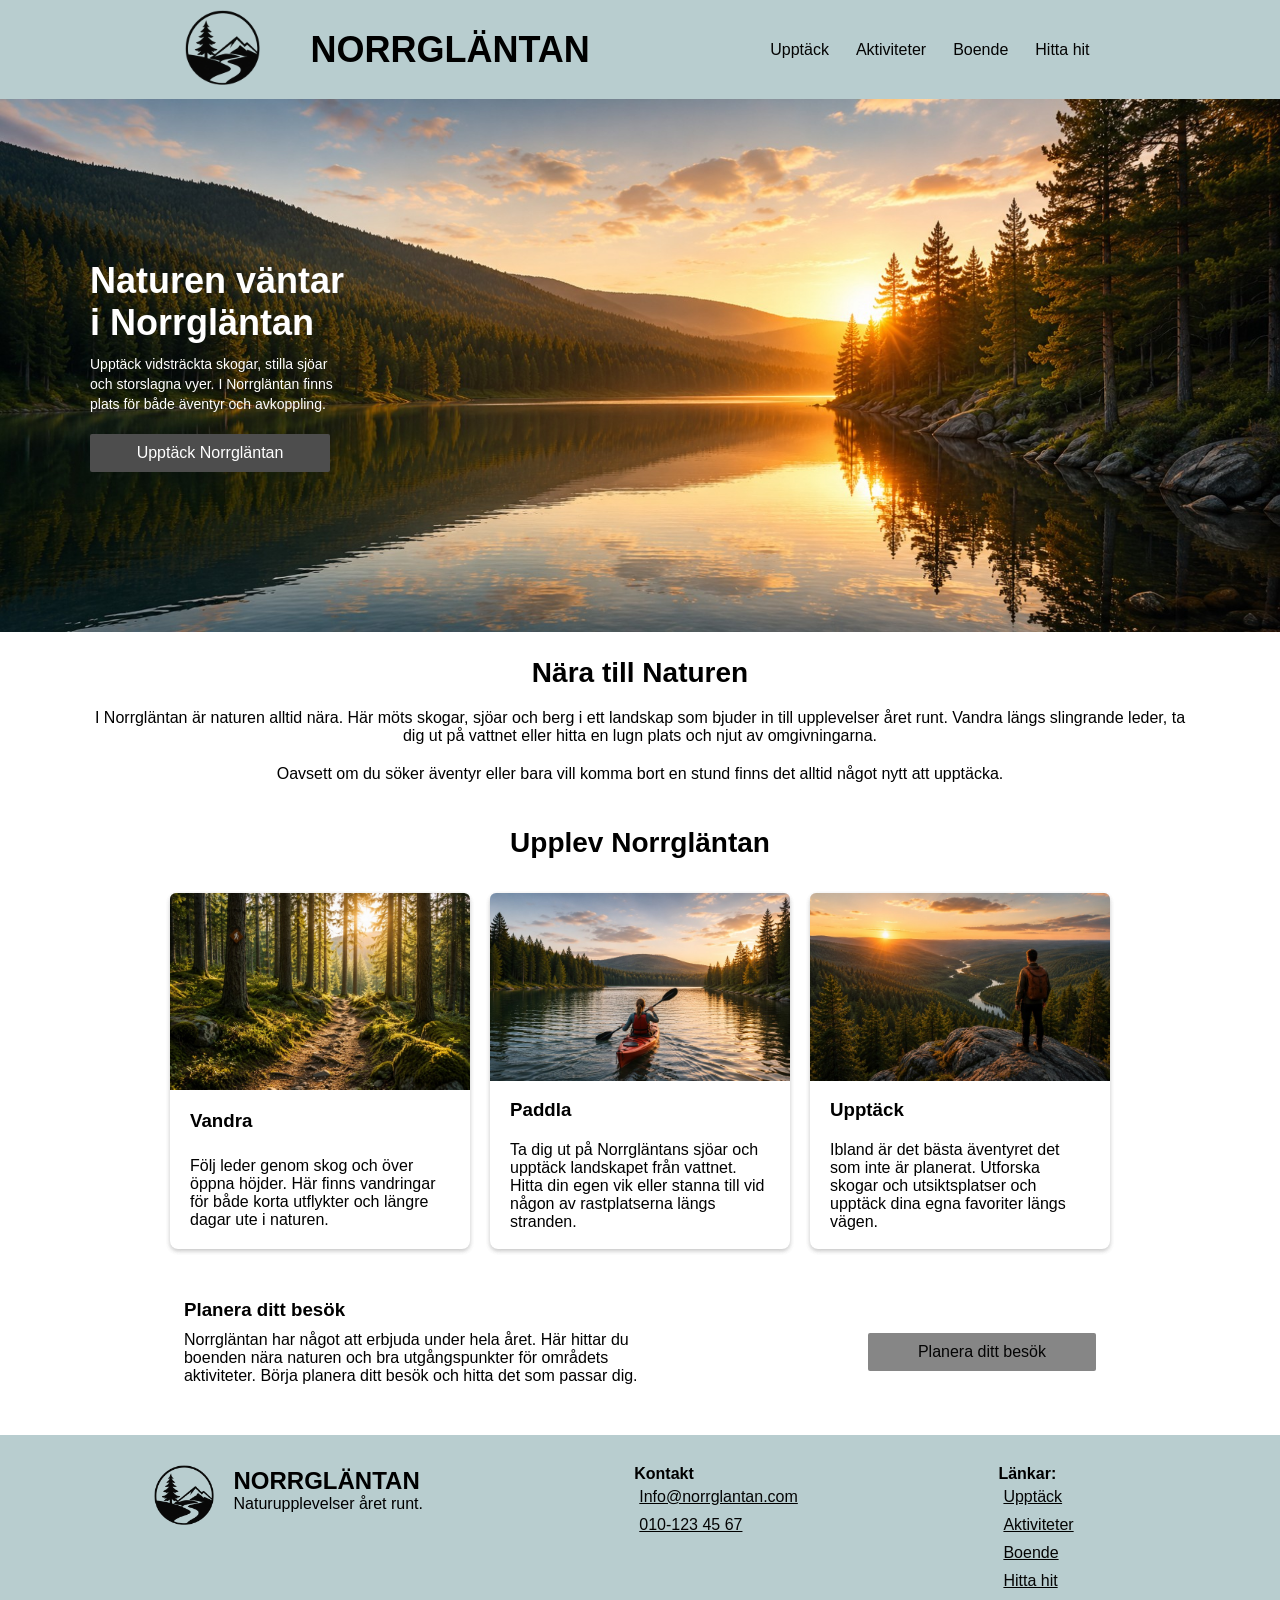
<file: index.html>
<!DOCTYPE html>
<html lang="sv">

<head>
  <meta charset="UTF-8">
  <link rel="stylesheet" href="css/style.css">
  <meta name="viewport" content="width=device-width, initial-scale=1.0">
  <title>Välkomen till Norrgläntan</title>
</head>

<body>
  <header>
    <div class="logo-container">
      <p>NORRGLÄNTAN</p>
      <a class="logo-img" href="#">
        <img src="bilder/logotyp_svart.png" alt="norrgläntan-logo">
      </a>
    </div>
    <nav class="header-nav">
      <ul class="header-nav_list">
        <li><a href="#uptäck">Upptäck</a></li>
        <li><a href="#aktivitet">Aktiviteter</a></li>
        <li><a href="#boende">Boende</a></li>
        <li><a href="#hitta-hitt">Hitta hit</a></li>
      </ul>
    </nav>
  </header>
  <main id="hitta-hit">
    <section class="hero-section"><img src="bilder/hero.jpg" alt="lugn sjö med berg och tallskogar i bakgrunden">
      <div class="hero-section_container">
        <h1>Naturen väntar i Norrgläntan</h1>
        <p>Upptäck vidsträckta skogar, stilla sjöar och storslagna vyer. I Norrgläntan finns plats för både äventyr och
          avkoppling.</p>
        <a href="#uptäck">Upptäck Norrgläntan</a>
      </div>
    </section>
    <article class="introduction-container">
      <div class="introduction-body">
        <h2>Nära till Naturen</h2>
        <div class="introduction-para">
          <p>I Norrgläntan är naturen alltid nära. Här möts skogar, sjöar och berg i ett
            landskap som bjuder in till
            upplevelser året
            runt. Vandra längs slingrande leder, ta dig ut på vattnet eller hitta en lugn plats och njut av
            omgivningarna.
          </p>
          <p>Oavsett om du söker äventyr eller bara vill komma bort en stund finns det alltid något nytt att upptäcka.
          </p>
        </div>
      </div>
    </article>
    <section class="activities-container" id="aktivitet">
      <h2>Upplev Norrgläntan</h2>
      <div class="card-wrapper">
        <article class="card">
          <img src="bilder/vandra.jpg" alt="solbelyst skog i solnedgånegen och en vandringssymbol syns på träd">
          <div class="card-body">
            <h3>Vandra</h3>
            <p>Följ leder genom skog och över öppna höjder. Här finns vandringar för både korta utflykter och längre
              dagar
              ute i
              naturen.</p>
          </div>
        </article>
        <article class="card">
          <img src="bilder/paddla.jpg" alt="person i röd kajak paddlar på en lugn sjö">
          <div class="card-body">
            <h3>Paddla</h3>
            <p>Ta dig ut på Norrgläntans sjöar och upptäck landskapet från vattnet. Hitta din egen vik eller stanna till
              vid
              någon av
              rastplatserna längs stranden.</p>
          </div>
        </article>
        <article class="card">
          <img src="bilder/upptack.jpg" alt="Person med röd ryggsäk står på en klippa och vacker solnedgån">
          <div class="card-body">
            <h3>Upptäck</h3>
            <p>Ibland är det bästa äventyret det som inte är planerat. Utforska skogar och utsiktsplatser och upptäck
              dina
              egna
              favoriter längs vägen.</p>
          </div>
        </article>
      </div>
    </section>
    <section class="planera" id="planera">
      <div class="planer-container">
        <div class="planera-body">
          <h3>Planera ditt besök</h3>
          <p class="planera-para">Norrgläntan har något att erbjuda under hela året. Här hittar du boenden nära naturen
            och bra
            utgångspunkter för
            områdets aktiviteter. Börja planera ditt besök och hitta det som passar dig.
          </p>
        </div>
      </div>
      <a class="planera-link" href="#planera">Planera ditt besök</a>
    </section>
  </main>
  <footer>
    <div class="footer-logo_container">
      <a href="#">
        <img class="footer-logo" src="bilder/logotyp_svart.png" alt="norrgläntan-logo">
      </a>
      <div class="footer-logo_para">
        <h3>NORRGLÄNTAN</h3>
        <p class="footer-para">
          Naturupplevelser året runt.
        </p>
      </div>
    </div>
    <div class="footer-body">
      <div class="footer-kontakt">
        <h4>Kontakt</h4>
        <ul class="footer-list">
          <li><a href="mailto:info@norrglantan.example">Info@norrglantan.com</a></li>
          <li><a href="tel:0101234567">010-123 45 67</a></li>
        </ul>
      </div>
      <nav class="footer-nav">
        <h4>Länkar:</h4>
        <ul class="footer-nav_list">
          <li><a href="#uptäck">Upptäck</a></li>
          <li><a href="#aktivitet">Aktiviteter</a></li>
          <li><a href="#boende">Boende</a></li>
          <li><a href="#hitta-hit">Hitta hit</a></li>
        </ul>
      </nav>
    </div>
  </footer>
</body>

</html>
</file>
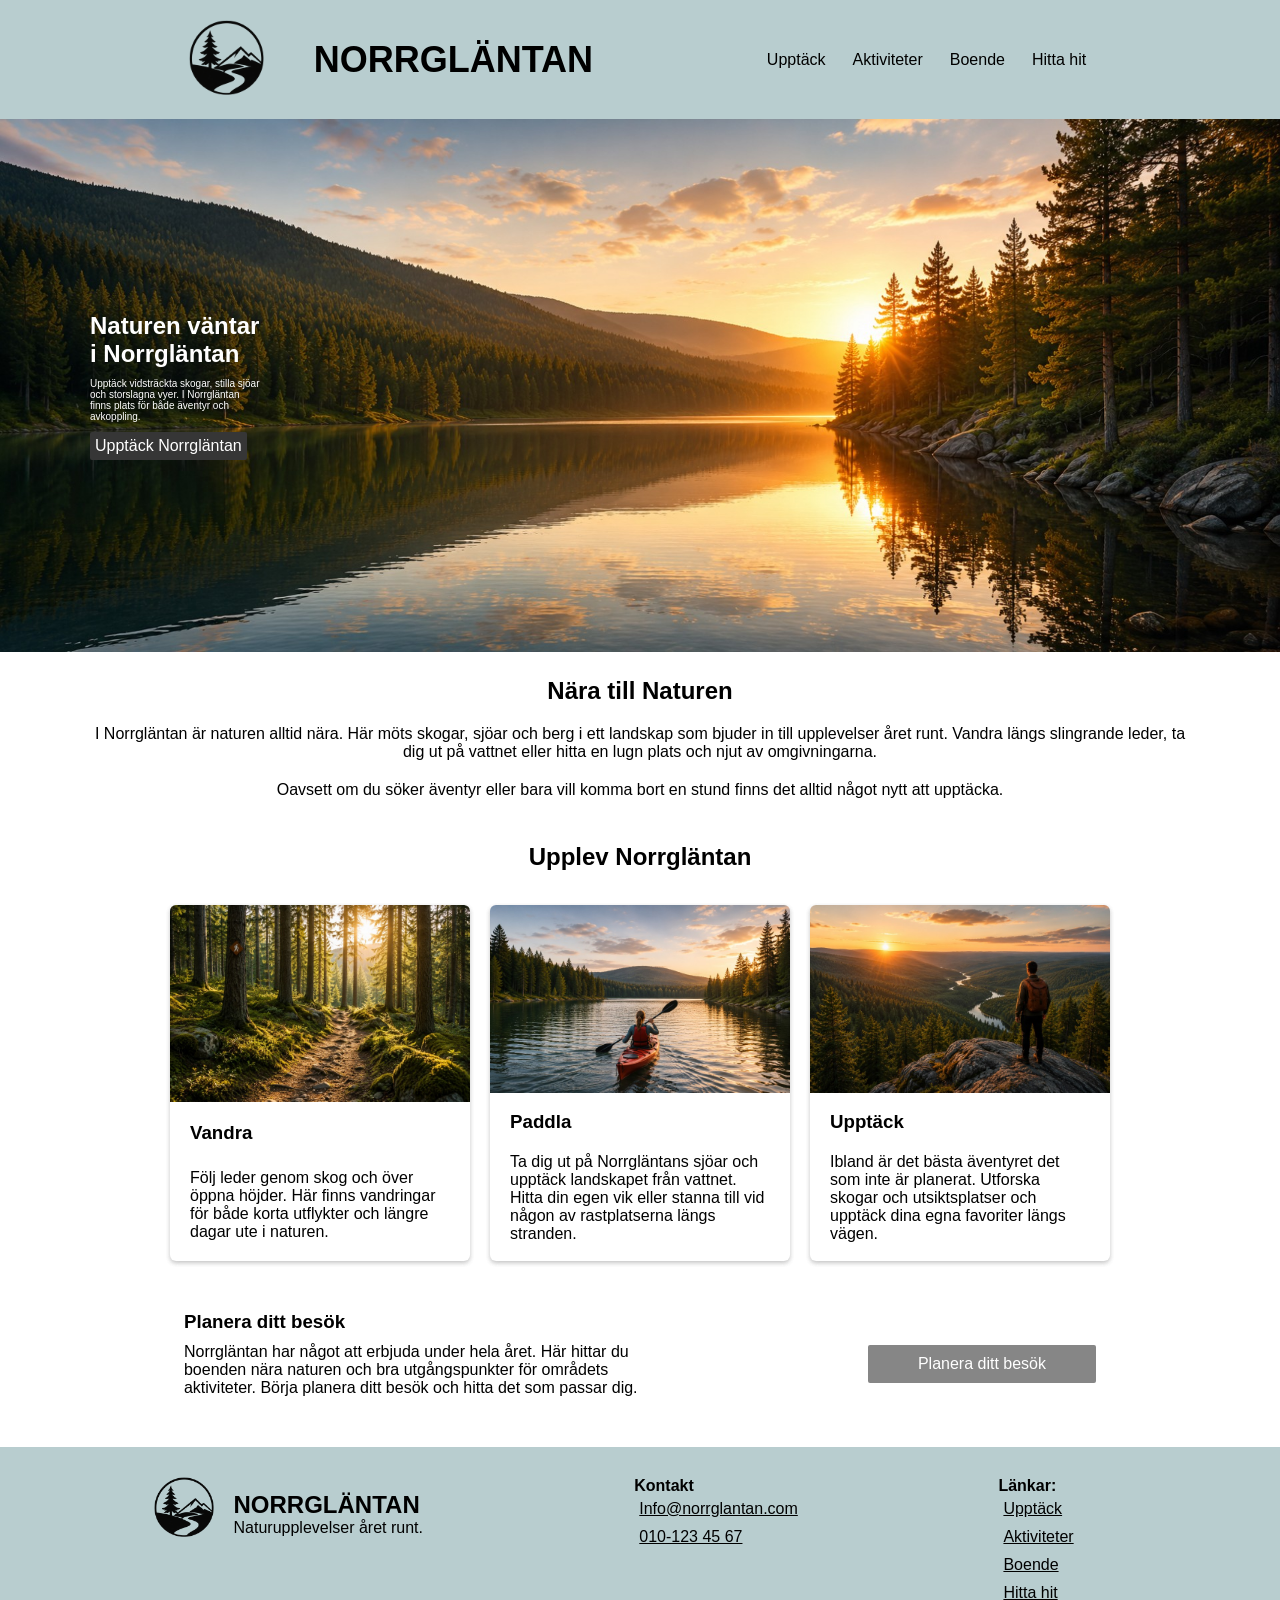
<file: dt224g_paul_yashouh-3/index.html>
<!DOCTYPE html>
<html lang="sv">

<head>
  <meta charset="UTF-8">
  <link rel="stylesheet" href="/dt224g_paul_yashouh/css/style.css">
  <meta name="viewport" content="width=device-width, initial-scale=1.0">
  <title>Välkomen till Norrgläntan</title>
</head>

<body>
  <header>
    <div class="logo-container">
      <p>NORRGLÄNTAN</p>
      <a class="logo-img" href="#">
        <img src="/dt224g_paul_yashouh/bilder/logotyp_svart.png" alt="norrgläntan-logo">
      </a>
    </div>
    <nav class="header-nav">
      <ul class="header-nav_list">
        <li><a href="#uptäck">Upptäck</a></li>
        <li><a href="#aktivitet">Aktiviteter</a></li>
        <li><a href="#boende">Boende</a></li>
        <li><a href="#hitta-oss">Hitta hit</a></li>
      </ul>
    </nav>
  </header>
  <main>
    <section class="hero-section"><img src="/dt224g_paul_yashouh/bilder/hero.jpg"
        alt="a river in the forest at sunrise">
      <div class="hero-section_container">
        <h1>Naturen väntar i Norrgläntan</h1>
        <p>Upptäck vidsträckta skogar, stilla sjöar och storslagna vyer. I Norrgläntan finns plats för både äventyr och
          avkoppling.</p>
        <a href="#uptäck">Upptäck Norrgläntan</a>
      </div>
    </section>
    <article class="introduction-container">
      <div class="introduction-body">
        <h2>Nära till Naturen</h2>
        <div class="introduction-para">
          <p>I Norrgläntan är naturen alltid nära. Här möts skogar, sjöar och berg i ett
            landskap som bjuder in till
            upplevelser året
            runt. Vandra längs slingrande leder, ta dig ut på vattnet eller hitta en lugn plats och njut av
            omgivningarna.
          </p>
          <p>Oavsett om du söker äventyr eller bara vill komma bort en stund finns det alltid något nytt att upptäcka.
          </p>
        </div>
      </div>
    </article>
    <section class="activities-container" id="aktivitet">
      <h2>Upplev Norrgläntan</h2>
      <div class="card-wrapper">
        <article class="card">
          <img src="/dt224g_paul_yashouh/bilder/vandra.jpg" alt="vandra">
          <div class="card-body">
            <h3>Vandra</h3>
            <p>Följ leder genom skog och över öppna höjder. Här finns vandringar för både korta utflykter och längre
              dagar
              ute i
              naturen.</p>
          </div>
        </article>
        <article class="card">
          <img src="/dt224g_paul_yashouh/bilder/paddla.jpg" alt="paddla">
          <div class="card-body">
            <h3>Paddla</h3>
            <p>Ta dig ut på Norrgläntans sjöar och upptäck landskapet från vattnet. Hitta din egen vik eller stanna till
              vid
              någon av
              rastplatserna längs stranden.</p>
          </div>
        </article>
        <article class="card">
          <img src="/dt224g_paul_yashouh/bilder/upptack.jpg" alt="uptäck">
          <div class="card-body">
            <h3>Upptäck</h3>
            <p>Ibland är det bästa äventyret det som inte är planerat. Utforska skogar och utsiktsplatser och upptäck
              dina
              egna
              favoriter längs vägen.</p>
          </div>
        </article>
      </div>
    </section>
    <section class="planera" id="planera">
      <div class="planer-container">
        <div class="planera-body">
          <h3>Planera ditt besök</h3>
          <p class="planera-para">Norrgläntan har något att erbjuda under hela året. Här hittar du boenden nära naturen
            och bra
            utgångspunkter för
            områdets aktiviteter. Börja planera ditt besök och hitta det som passar dig.
          </p>
        </div>
      </div>
      <a class="planera-link" href="#planera">Planera ditt besök</a>
    </section>
  </main>
  <footer>
    <div class="footer-logo_container">
      <a href="#">
        <img class="footer-logo" src="/dt224g_paul_yashouh/bilder/logotyp_svart.png" alt="norrgläntan-logo">
      </a>
      <div class="footer-logo_para">
        <h3>NORRGLÄNTAN</h3>
        <p class="footer-para">
          Naturupplevelser året runt.
        </p>
      </div>
    </div>
    <div class="footer-body">
      <div class="footer-kontakt">
        <h4>Kontakt</h4>
        <ul class="footer-list">
          <li><a href="mailto:info@norrglantan.example">Info@norrglantan.com</a></li>
          <li><a href="tel:0101234567">010-123 45 67</a></li>
        </ul>
      </div>
      <nav class="footer-nav">
        <h4>Länkar:</h4>
        <ul class="footer-nav_list">
          <li><a href="#uptäck">Upptäck</a></li>
          <li><a href="#aktivitet">Aktiviteter</a></li>
          <li><a href="#boende">Boende</a></li>
          <li><a href="#hitta-oss">Hitta hit</a></li>
        </ul>
      </nav>
    </div>
  </footer>
</body>

</html>
</file>
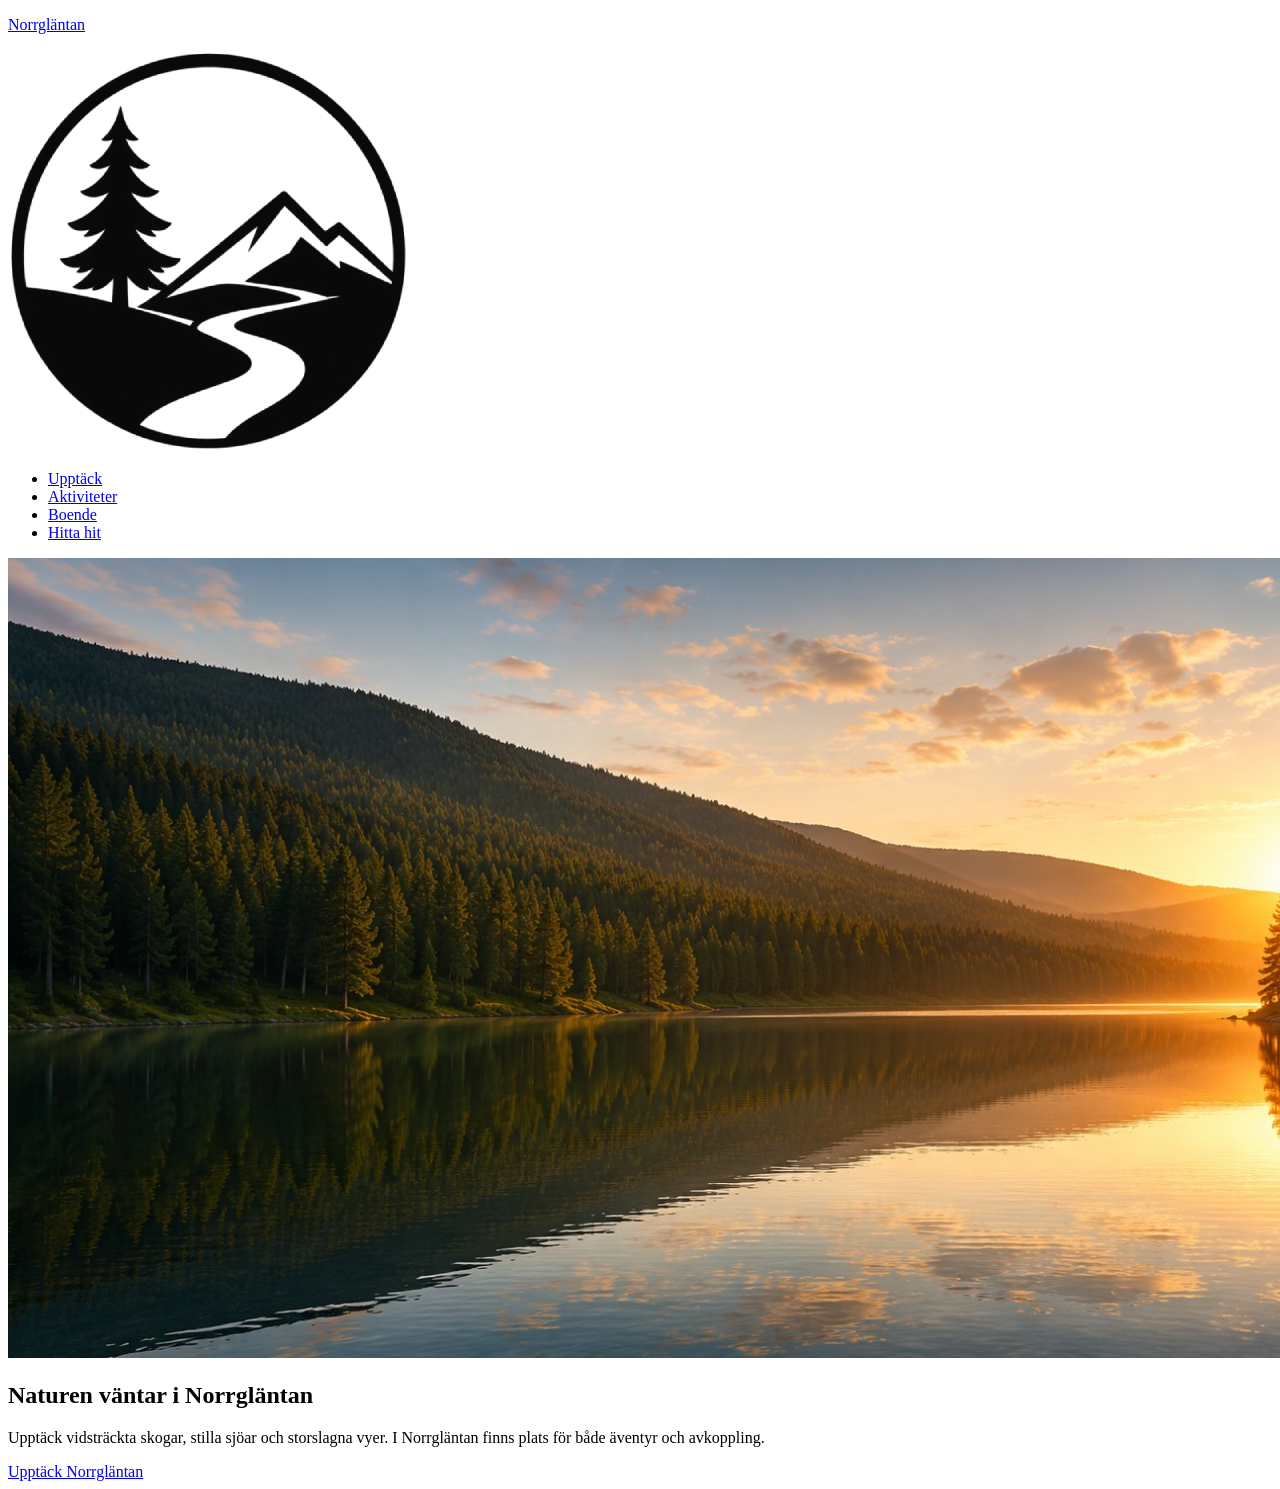
<file: laboration3_material/index.html>
<!DOCTYPE html>
<html lang="en">

<head>
  <meta charset="UTF-8">
  <meta name="viewport" content="width=device-width, initial-scale=1.0">
  <title>Norrgläntan</title>
</head>

<body>
  <header>
    <a href="/">
      <p>Norrgläntan</p><img src="/laboration3_material//bilder//logotyp_svart.png" alt="norrgläntan-logo">
    </a>
    <nav>
      <ul>
        <li><a href="#uptäck">Upptäck</a></li>
        <li><a href="#aktivitet">Aktiviteter</a></li>
        <li><a href="#boende">Boende</a></li>
        <li><a href="#hitta-oss">Hitta hit</a></li>
      </ul>
    </nav>
  </header>
  <main>
    <section><img src="/laboration3_material/bilder/hero.jpg" alt="a river in the forest at sunrise">
      <h1>Naturen väntar i Norrgläntan</h1>
      <p>Upptäck vidsträckta skogar, stilla sjöar och storslagna vyer. I Norrgläntan finns plats för både äventyr och
        avkoppling.</p>
      <a href="#uptäck">Upptäck Norrgläntan</a>
    </section>
  </main>
</body>

</html>
</file>
<file: css/style.css>
*,
*::before,
*::after {
  margin: 0;
  padding: 0;
  box-sizing: inherit;
}
:root {
  --body-bg: rgb(255, 255, 255);
  --bg-nav: #b8cdcf;

  /* BUTTON COLOR */
  --btn-bg: #868686;
  --btn-dark-bg: #363636;
  --btn-hover-bg: rgb(17, 26, 39);
  /* --btn-box-shadow: 1px 1px 4px 0px; */
  --btn-anchor-color: rgb(4, 4, 4);

  /* TEXT-COLOR */
  --text-color: white;
  /* ANCHOR */
  --anchor-hover: rgb(66, 96, 138);
  /* -RADIUS */
  --border-radius-sm: 2px;
  --border-radius-md: 4px;
  --border-radius-l: 8px;

  /* PADDING */
  --padding-sm: 1rem;
  --padding-md: 2rem;
  --padding-l: 4rem;
  --padding-xl: 8rem;
  --padding-top-sm: 1rem;
  --padding-top-md: 2rem;
  --padding-top-l: 4rem;
  --padding-top-xl: 8rem;

  /* MARGIN */
  --margin-sm: 1rem;
  --margin-md: 2rem;
  --margin-l: 4rem;
  --margin-xl: 8rem;
  --margin-top-sm: 1rem;
  --margin-top-md: 2rem;
  --margin-top-l: 4rem;
  --margin-top-xl: 8rem;
}
html {
  font-size: 62.5%;
  scroll-behavior: smooth;
}

body {
  box-sizing: border-box;
  font-family: Arial, Helvetica, sans-serif;
  font-size: 1.6rem;
  background-color: var(--body-bg);
  margin: 0 auto;
}
img {
  border: 0;
  font: inherit;
  font-size: 100%;
  vertical-align: baseline;
  max-width: 100%;
  display: inline-block;
}
li {
  list-style: none;
}

a:visited,
a:link,
a:active {
  text-decoration: none;
  color: var(--btn-anchor-color);
}
a:hover {
  color: var(--anchor-hover);
  text-decoration: underline var(--text-color);
}

/* Header */
header {
  display: flex;
  flex-wrap: wrap;
  flex-direction: column;
  justify-content: space-around;
  background-color: var(--bg-nav);
  padding: var(--padding-sm);
}
.logo-container {
  display: flex;
  flex-direction: row-reverse;
  justify-content: flex-end;
  align-items: center;
}
.logo-container p {
  font-size: 2rem;
}
.logo-img {
  width: 60px;
  margin-right: 1rem;
}
nav {
  display: flex;
}
nav > ul > li {
  padding: 0.5rem;
}

/* Hero Section */
.hero-section {
  display: flex;
  flex-wrap: wrap;
  justify-content: center;
  align-items: center;
  align-content: center;
  text-align: center;
}
.hero-section_container > h1 {
  display: flex;
  font-size: 2rem;
}
.hero-section_container > p {
  display: flex;
  font-size: 1.4rem;
  padding: var(--padding-sm);
}
.hero-section_container {
  display: flex;
  flex-wrap: wrap;
  flex-direction: row;
  padding: var(--padding-sm);
  justify-content: center;
}
.hero-section_container a {
  background-color: var(--btn-bg);
  color: var(--text-color);
}
.hero-section_container a,
.planera a {
  padding: 0.6rem 0.8rem;
  border-radius: var(--border-radius-sm);
  background-color: var(--btn-bg);
}
.planera a {
  color: var(--btn-anchor-color);
}
.hero-section_container a:hover,
.planera a:hover {
  background-color: var(--btn-hover-bg);
  box-shadow: 1px 1px 4px 0px var(--btn-anchor-color);
  border: 1px solid var(--text-color);
  color: var(--text-color);
  border-radius: var(--border-radius-md);
  text-decoration: none;
}

/* Introduction */
.introduction-container {
  text-align: center;
  margin: 1rem;
}
.introduction-container > p {
  padding: 0.5rem;
}
.introduction-body h2 {
  padding: 2rem 1rem;
}

/* Activities */
.activities-container {
  display: flex;
  flex-direction: row;
  flex-wrap: wrap;
  justify-content: center;
}
.activities-container > h2 {
  padding: 2rem 1rem;
}
.card {
  display: flex;
  flex-wrap: wrap;
  border-radius: var(--border-radius-l);
  margin: 1rem;
  box-shadow:
    0 2px 4px 0 rgba(90, 90, 90, 0.19),
    0 2px 4px 0 rgba(90, 90, 90, 0.19);
}
.card > img {
  border-radius: 6px 6px 0 0;
}

.card-body {
  display: flex;
  flex-direction: column;
  justify-content: space-around;
  padding: 2rem;
  padding-block: 1.8rem;
}

.card-body > h3 {
  padding-bottom: 2rem;
}

/* Plan Your Activities */
.planera {
  display: flex;
  flex-wrap: wrap;
  justify-content: center;
  margin-top: 1rem;
}
.planera-body {
  display: flex;
  flex-direction: column;
  align-content: center;
  align-items: center;
}
.planera-para {
  display: flex;
  flex-wrap: wrap;
  text-align: center;
}
.planera-para {
  padding: 1.2rem;
}
.planera > h3 {
  font-size: 2rem;
}
.planera-link {
  padding: 4rem 2rem;
  background-color: var(--btn-bg);
}
.planera > a {
  padding: 1rem 6rem;
}

/* Footer */
footer {
  background-color: var(--bg-nav);
}
.footer-body {
  display: flex;
  justify-content: space-around;
  padding-bottom: 1rem;
}
.footer-logo_container p {
  font-size: 1.6rem;
}
.footer-para {
  padding-top: 0.2rem;
  padding-bottom: 1.5rem;
}
.footer-logo_container {
  padding: var(--padding-sm);
}
.footer-logo_container h3 {
  font-size: 2.4rem;
  padding-top: 0.2rem;
}
.footer-logo_container {
  display: flex;
  flex-wrap: wrap;
  flex-direction: column;
  align-items: center;
  margin-top: var(--margin-md);
}
.footer-logo {
  width: 60px;
}
.footer-kontakt {
  display: flex;
  flex-direction: column;
}

.footer-nav {
  display: flex;
  flex-direction: column;
}
.footer-list > li {
  padding: 0.5rem;
}

.footer-nav_list,
.footer-list > li {
  text-decoration-line: underline;
}

/* Media Query */
@media screen and (width >= 768px) {
  main {
    display: flex;
    flex-wrap: wrap;
    flex-direction: row;
    justify-content: center;
  }
  /* Header */
  header {
    flex-direction: row;
    justify-content: space-evenly;
  }
  .logo-container {
    gap: 4rem;
  }
  .logo-img {
    width: 75px;
  }
  .logo-container > p {
    font-size: 3.6rem;
    font-weight: bold;
  }
  .header-nav > .header-nav_list {
    display: flex;
    align-items: center;
    gap: 1.7rem;
  }

  /* Hero-section */
  .hero-section_container {
    display: flex;
    flex-wrap: wrap;
    flex-direction: row;
    text-align: start;
    position: absolute;
    left: 80px;
    color: var(--text-color);
    width: 280px;
    justify-content: flex-start;
  }
  .hero-section_container > h1 {
    font-size: 3.6rem;
  }
  .hero-section_container > p {
    line-height: 2rem;
    font-size: 1.4rem;
    padding-left: 0;
  }
  .hero-section_container a {
    text-align: center;
    padding-inline: 2.4rem;
    padding-block: 1rem;
    border-radius: var(--border-radius-sm);
    color: var(--text-color);
    width: 240px;
    background-color: #4d4d4d;
    margin-top: 1rem;
  }

  /* Introduction */
  .introduction-container {
    margin-top: 0.5rem;
    padding-inline: 0rem;
    margin-inline: 9rem;
  }
  .introduction-para {
    display: flex;
    flex-direction: column;
    gap: 2rem;
  }

  .introduction-body h2 {
    display: flex;
    justify-content: center;
    padding: var(--padding-md);
    font-size: 2.8rem;
  }

  /* Aktiviteter */
  .activities-container {
    flex-direction: column;
    align-items: center;
    width: 100%;
  }
  .activities-container > h2 {
    padding-block: 2.4rem;
    margin-top: var(--margin-sm);
    font-size: 2.8rem;
  }
  .card-wrapper {
    display: flex;
    flex-wrap: wrap;
    flex-direction: row;
    align-content: center;
    justify-content: space-evenly;
    width: stretch;
  }

  .card {
    max-width: 300px;
  }
  /* Planera */
  .planera {
    display: flex;
    flex-direction: row;
    align-items: center;
    width: 100%;
    justify-content: space-evenly;
    padding-block: 3rem;
  }
  .planera-body {
    align-items: start;
  }
  .planer-container {
    flex-direction: column;
    width: 500px;
  }
  .planer-container > h3 {
    flex-direction: column;
    padding-left: 2.2rem;
  }
  .planera-link_container {
    display: flex;
    flex-direction: row;
    align-content: flex-end;
    flex-wrap: wrap;
    justify-content: center;
  }
  .planera-link {
    flex-direction: column;
    width: fit-content;
    padding: 2px 10px 20px 10px;
  }
  .planera a {
    padding: 1rem 5rem;
  }
  .planera-para {
    text-align: start;
    padding: 1rem 0 2rem 0;
  }

  /* Footer */
  footer {
    display: flex;
    justify-content: space-evenly;
    align-items: flex-start;
    padding-top: var(--padding-md);
    padding-bottom: 1rem;
  }
  .footer-logo_container {
    display: flex;
    flex-direction: row;
    flex-wrap: wrap;
    align-items: flex-start;
    gap: 2rem;
    margin-top: 0;
    margin-left: 4rem;
  }
  .footer-logo_para {
    flex-direction: column;
  }
  .footer-para {
    padding: 0;
  }
  .footer-body {
    display: flex;
    justify-content: space-around;
    padding-block: 1rem;
    width: 50%;
  }
  .footer-nav_list a:hover,
  .footer-list a:hover {
    text-decoration: underline 2px #387a83;
    color: rgb(60, 60, 60);
  }
}
</file>
<file: dt224g_paul_yashouh/css/style.css>
*,
*::before,
*::after {
  margin: 0;
  padding: 0;
  box-sizing: inherit;
}

html {
  font-size: 62.5%;
  scroll-behavior: smooth;
}

body {
  box-sizing: border-box;
  font-family: Arial, Helvetica, sans-serif;
  font-size: 1.6rem;
  background-color: rgb(255, 255, 255);
}
img {
  border: 0;
  font: inherit;
  font-size: 100%;
  vertical-align: baseline;
  max-width: 100%;
  display: inline-block;
}
li {
  list-style: none;
}

a:visited,
a:link,
a:active {
  text-decoration: none;
  color: black;
}
a:hover {
  color: rgb(66, 96, 138);
  text-decoration: underline white;
}

/* Header */
header {
  background-color: #b8cdcf;
  display: flex;
  justify-content: space-around;
  flex-direction: column;
  flex-wrap: wrap;
  padding: 2rem;
}
.logo-container {
  display: flex;
  flex-direction: row-reverse;
  justify-content: flex-end;
  align-items: center;
}
.logo-container p {
  font-size: 2.4rem;
}
.logo-img {
  width: 80px;
  margin-right: 1rem;
}
nav {
  display: flex;
}
nav > ul > li {
  padding: 0.5rem;
}

/* Hero Section */
.hero-section {
  display: flex;
  justify-content: center;
  flex-wrap: wrap;
  align-items: center;
  align-content: center;
  text-align: center;
}
.hero-section_container > h1 {
  display: flex;
  font-size: 2rem;
}
.hero-section_container > p {
  display: flex;
  font-size: 1.4rem;
  padding: 1rem;
}
.hero-section_container {
  display: flex;
  padding: 1rem;
  flex-direction: row;
  flex-wrap: wrap;
  justify-content: center;
}
.hero-section_container a {
  background-color: #363636;
}
.hero-section_container a:hover {
  background-color: rgb(34, 50, 72);
  box-shadow: 1px 2px 4px 0 black;
  border: 1px solid white;
}
.hero-section_container a,
.planera a {
  padding: 0.5rem;
  border-radius: 2px;
  color: white;
}

/* Introduction */
.introduction-container {
  text-align: center;
  margin-block: 1rem;
}
.introduction-container > p {
  padding: 0.5rem;
}
.introduction-body h2 {
  padding: 2rem 1rem;
}

/* Activities */
.activities-container {
  display: flex;
  flex-wrap: wrap;
  flex-direction: row;
  justify-content: center;
}
.activities-container > h2 {
  padding: 2rem 1rem;
}
.card {
  display: flex;
  flex-wrap: wrap;
  box-shadow:
    0 2px 4px 0 rgba(90, 90, 90, 0.19),
    0 2px 4px 0 rgba(90, 90, 90, 0.19);
  border-radius: 6px;
  margin: 1rem;
}
.card > img {
  border-radius: 6px 6px 0 0;
}

.card-body {
  display: flex;
  flex-direction: column;
  justify-content: space-around;
  padding: 2rem;
  padding-block: 1.8rem;
}

.card-body > h3 {
  padding-bottom: 2rem;
}

/* Plan Your Activities */
.planera {
  margin-top: 1rem;
  display: flex;
  flex-wrap: wrap;
  justify-content: center;
}
.planera-body {
  display: flex;
  flex-direction: column;
  align-content: center;
  align-items: center;
}
.planera-para {
  display: flex;
  flex-wrap: wrap;
  text-align: center;
}
.planera-para {
  padding: 1.2rem;
}
.planera > h3 {
  font-size: 2rem;
}
.planera-link {
  padding: 4rem 2rem;
  background-color: #868686;
}
.planera > a {
  padding: 1rem 6rem;
}
.planera a:hover {
  background-color: rgb(34, 50, 72);
  box-shadow: 1px 2px 4px 0 black;
  border: 1px solid white;
}
/* Footer */
footer {
  background-color: #b8cdcf;
}
.footer-body {
  padding-bottom: 1rem;
  display: flex;
  justify-content: space-around;
}
.footer-logo_container p {
  font-size: 1.6rem;
}
.footer-para {
  padding-block: 1rem;
}
.footer-logo_container {
  padding: 1rem;
}
.footer-logo_container h3 {
  font-size: 2.4rem;
  padding-top: 1rem;
}
.footer-logo_container {
  display: flex;
  flex-direction: column;
  flex-wrap: wrap;
  align-items: center;
  margin-top: 2rem;
}
.footer-logo {
  width: 60px;
}
.footer-kontakt {
  display: flex;
  flex-direction: column;
}

.footer-nav {
  display: flex;
  flex-direction: column;
}
.footer-list > li {
  padding: 0.5rem;
}

.footer-nav_list,
.footer-list > li {
  text-decoration-line: underline;
}

/* Media Query */
@media screen and (width >= 768px) {
  main {
    display: flex;
    flex-direction: row;
    flex-wrap: wrap;
    justify-content: center;
  }
  /* Header */
  header {
    flex-direction: row;
    justify-content: space-evenly;
  }
  .logo-container {
    gap: 4rem;
  }
  .logo-img {
    width: 75px;
  }
  .logo-container > p {
    font-size: 3.6rem;
    font-weight: bold;
  }
  .header-nav > .header-nav_list {
    display: flex;
    align-items: center;
    gap: 1.7rem;
  }
  /* Hero-section */
  .hero-section_container {
    text-align: start;
    position: absolute;
    left: 80px;
    color: white;
    display: flex;
    flex-direction: row;
    flex-wrap: wrap;
    width: 200px;
    justify-content: flex-start;
  }
  .hero-section_container > h1 {
    font-size: 2.4rem;
  }
  .hero-section_container > p {
    font-size: 1rem;
    padding-left: 0;
  }
  /* .hero-section {
    margin-top: 5rem;
    height: 420px;
  } */

  /* Introduction */
  .introduction-container {
    margin-top: 0.5rem;
    padding-inline: 0rem;
    margin-inline: 9rem;
  }
  .introduction-para {
    display: flex;
    flex-direction: column;
    gap: 2rem;
  }

  .introduction-body h2 {
    display: flex;
    justify-content: center;
    padding: 2rem;
  }

  /* Aktiviteter */
  .activities-container {
    flex-direction: column;
    align-items: center;
    width: 100%;
  }
  .activities-container > h2 {
    padding-block: 2.4rem;
    margin-top: 1rem;
  }
  .card-wrapper {
    align-content: center;
    justify-content: space-evenly;
    display: flex;
    flex-direction: row;
    flex-wrap: wrap;
    width: stretch;
  }

  .card {
    max-width: 300px;
  }
  /* Planera */
  .planera {
    display: flex;
    flex-direction: row;
    align-items: center;
    width: 100%;
    justify-content: space-evenly;
    padding-block: 3rem;
  }
  .planera-body {
    align-items: start;
  }
  .planer-container {
    flex-direction: column;
    width: 500px;
  }
  .planer-container > h3 {
    flex-direction: column;
    padding-left: 2.2rem;
  }
  .planera-link_container {
    flex-direction: row;
    display: flex;
    /* width: 500px; */
    align-content: flex-end;
    flex-wrap: wrap;
    justify-content: center;
  }
  .planera-link {
    flex-direction: column;
    width: fit-content;
    padding: 2px 10px 20px 10px;
  }
  .planera a {
    padding: 1rem 5rem;
  }
  .planera-para {
    text-align: start;
    padding: 1rem 0 2rem 0;
  }

  /* Footer */
  footer {
    display: flex;
    justify-content: space-evenly;
    align-items: flex-start;
    padding-top: 2rem;
    padding-bottom: 1rem;
  }
  .footer-logo_container {
    display: flex;
    flex-direction: row;
    flex-wrap: wrap;
    align-items: center;
    gap: 2rem;
    margin-top: 0;
    margin-left: 4rem;
  }
  .footer-logo_para {
    flex-direction: column;
  }
  .footer-para {
    padding: 0;
  }
  .footer-body {
    width: 50%;
    padding-block: 1rem;
    display: flex;
    justify-content: space-around;
  }
  .footer-nav_list a:hover,
  .footer-list a:hover {
    text-decoration: underline 2px #387a83;
    color: rgb(60, 60, 60);
  }
}
</file>
